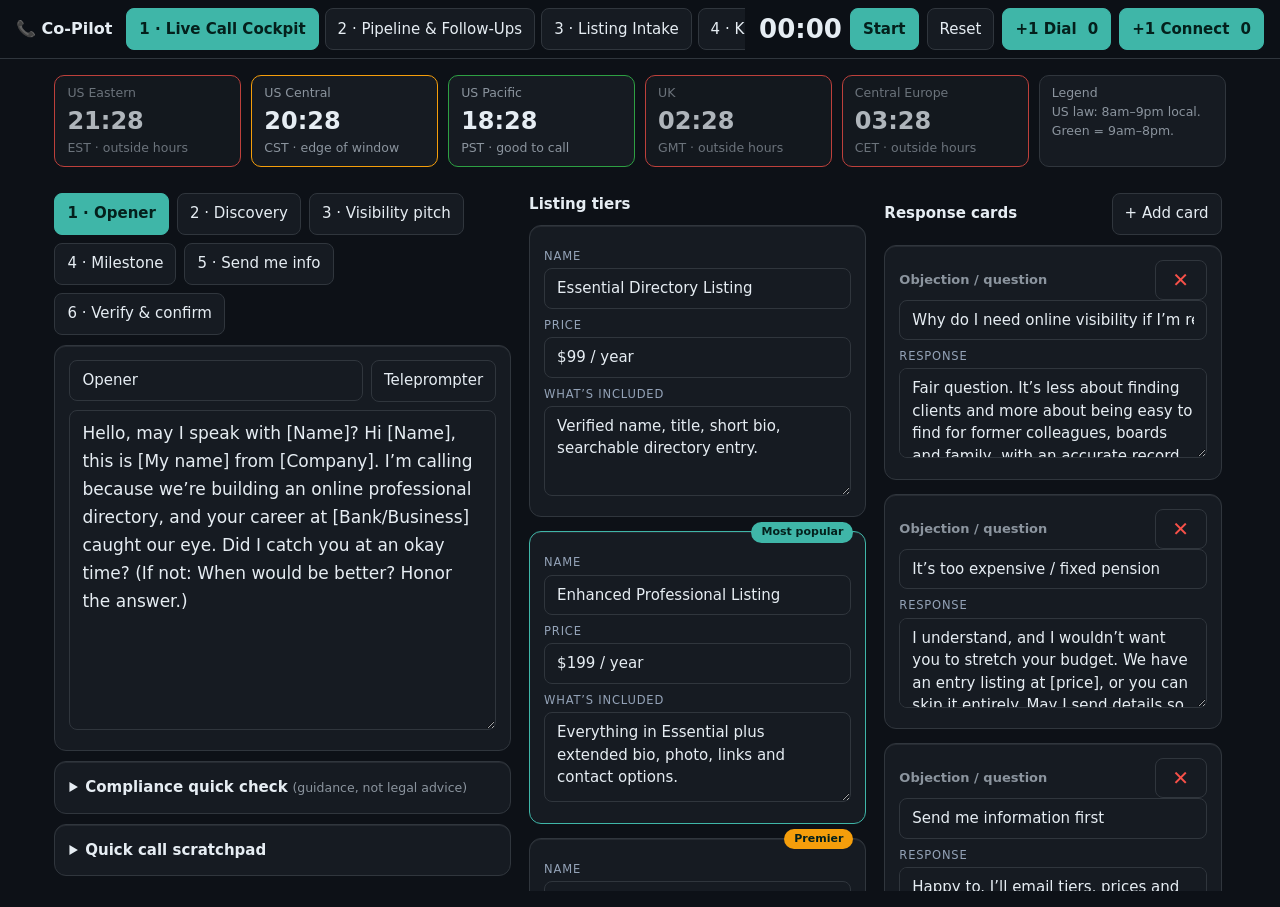
<file: index.html>
<!DOCTYPE html>
<html lang="en"><head><meta charset="utf-8">
<meta name="viewport" content="width=device-width, initial-scale=1, viewport-fit=cover">
<meta name="apple-mobile-web-app-capable" content="yes">
<meta name="apple-mobile-web-app-title" content="Co-Pilot">
<meta name="theme-color" content="#0d1117">
<title>Outbound Sales Co-Pilot</title>
<link rel="stylesheet" href="css/styles.css"><link rel="manifest" href="manifest.webmanifest">
<link rel="icon" href="favicon.svg" type="image/svg+xml">
<link rel="icon" href="favicon.ico" sizes="any">
<link rel="icon" type="image/png" sizes="32x32" href="icons/favicon-32x32.png">
<link rel="icon" type="image/png" sizes="16x16" href="icons/favicon-16x16.png">
<link rel="apple-touch-icon" href="apple-touch-icon.png">
<meta name="apple-mobile-web-app-status-bar-style" content="black-translucent">
</head><body>
<div class="hud"><h1>📞 Co-Pilot</h1><nav id="nav"><button data-t="t1" class="on">1 · Live Call Cockpit</button><button data-t="t2">2 · Pipeline &amp; Follow-Ups</button><button data-t="t3">3 · Listing Intake</button><button data-t="t4">4 · KPI Tracker</button></nav><div class="hudr" title="Space: start/pause timer · D: +1 dial · C: +1 connect · 1–6: scripts"><span class="big" id="tm">00:00</span><button class="p" id="ts">Start</button><button id="tr">Reset</button><button class="p" id="hd">+1 Dial <b id="hdn">0</b></button><button class="p" id="hc">+1 Connect <b id="hcn">0</b></button></div></div>
<main>

<section id="t1" class="tab on"><div id="clk"></div><div class="cock">
<div class="col"><div class="row" id="stabs" style="margin:0"></div><div class="c" id="sbox"></div>
<details class="c"><summary><b>Compliance quick check</b> <small>(guidance, not legal advice)</small></summary><div class="row"><button id="cu" class="p">US</button><button id="ce">EU / UK</button><button id="cx">Clear ticks</button></div><div id="chk"></div></details>
<details class="c"><summary><b>Quick call scratchpad</b></summary><label>Name</label><input id="pn" data-p="pad.name"><label>Phone</label><input id="pp" data-p="pad.phone"><label>Notes</label><textarea id="pt" data-p="pad.notes" style="min-height:90px"></textarea><div class="row"><button class="p" id="pl">Send to Pipeline</button><button id="pi">Send to Listing Intake</button><button id="pc" class="x">Clear</button></div></details></div>
<div class="col"><h2 style="margin:0">Listing tiers</h2><div id="tiers"></div><div class="note">Prices are placeholders: replace them with your real prices (the KPI tab uses them). State full price, billing term and refund terms before taking payment.</div></div>
<div class="col"><div class="row" style="justify-content:space-between;margin:0"><h2 style="margin:0">Response cards</h2><button id="addc">+ Add card</button></div><div id="cards"></div></div>
</div></section>

<section id="t2" class="tab"><div class="pipe"><div class="c"><h2>Log a lead</h2>
<label>Prospect name</label><input id="l_name"><label>Persona</label><select id="l_persona"><option>Banking Retiree</option><option>Exec / Professional Retiree</option><option>Local Business Owner</option><option>B2B Founder</option></select>
<label>Region</label><select id="l_region"><option>US</option><option>EU</option></select><label>Phone</label><input id="l_phone"><label>Email</label><input id="l_email" type="email">
<label>Pipeline stage</label><select id="l_stage"><option>Cold Lead</option><option>Interested - Sent Info</option><option>Warm Follow-Up</option><option>Ready to Close</option><option>Closed Won</option></select>
<label>Next follow-up date</label><input id="l_date" type="date"><label>Notes</label><textarea id="l_notes" style="min-height:70px"></textarea><div class="row"><button class="p" id="lsave">Add to pipeline</button></div></div>
<div><div class="row" id="lf"></div><div class="g" id="ll" style="grid-template-columns:repeat(auto-fit,minmax(300px,1fr))"></div></div></div>
<h2 style="margin-top:18px">Email templates <small>(editable; [Tiers] fills in your current tiers when copied)</small></h2><div class="g" id="tpls"></div></section>
<section id="t3" class="tab"><div class="g">
<div class="c"><label>Full name / business name</label><input id="f_name"><label>Region</label><select id="f_reg"><option>US</option><option>EU</option><option>UK</option></select>
<label>Email</label><input id="f_email" type="email"><label>Phone</label><input id="f_phone"><label>Former bank / institution / business</label><input id="f_inst"><label>Career background</label><textarea id="f_bg" style="min-height:70px"></textarea></div>
<div class="c"><label>Biography highlights (for the listing)</label><textarea id="f_bio"></textarea><label>Selected tier</label><select id="f_tier"></select>
<label>Terms read aloud &amp; accepted?</label><select id="f_terms"><option>No</option><option>Yes</option></select>
<label>Payment status</label><select id="f_pay"><option>Pending</option><option>Confirmed</option><option>Declined</option></select>
<label>Follow-up notes</label><textarea id="f_note" style="min-height:70px"></textarea>
<div class="row"><button class="p" id="fsave">Save record</button><button id="fclr">Clear form</button></div></div>
<div class="c" style="grid-column:span 2;min-width:260px"><h2>Export <small id="fcount"></small></h2><div class="row"><button id="xj">JSON</button><button id="xc">CSV</button><button id="xm">Markdown table</button><button class="p" id="xcp">Copy output</button></div>
<textarea id="xo" style="min-height:200px" readonly></textarea><h2 style="margin-top:12px">Saved records</h2><div id="recs"></div></div></div></section>

<section id="t4" class="tab"><div class="g" id="kg"></div>
<div class="c" style="margin-top:12px"><div class="g" id="rates"></div></div>
<div class="c" style="margin-top:12px"><h2>End-of-day report</h2><textarea id="eod" style="min-height:220px"></textarea>
<div class="row"><button class="p" id="eg">Generate report</button><button id="ecp">Copy</button><button id="ekr" class="x">Reset day</button></div></div></section>
</main>
<div id="toast"></div><script src="js/app.js" defer></script></body></html>
</file>
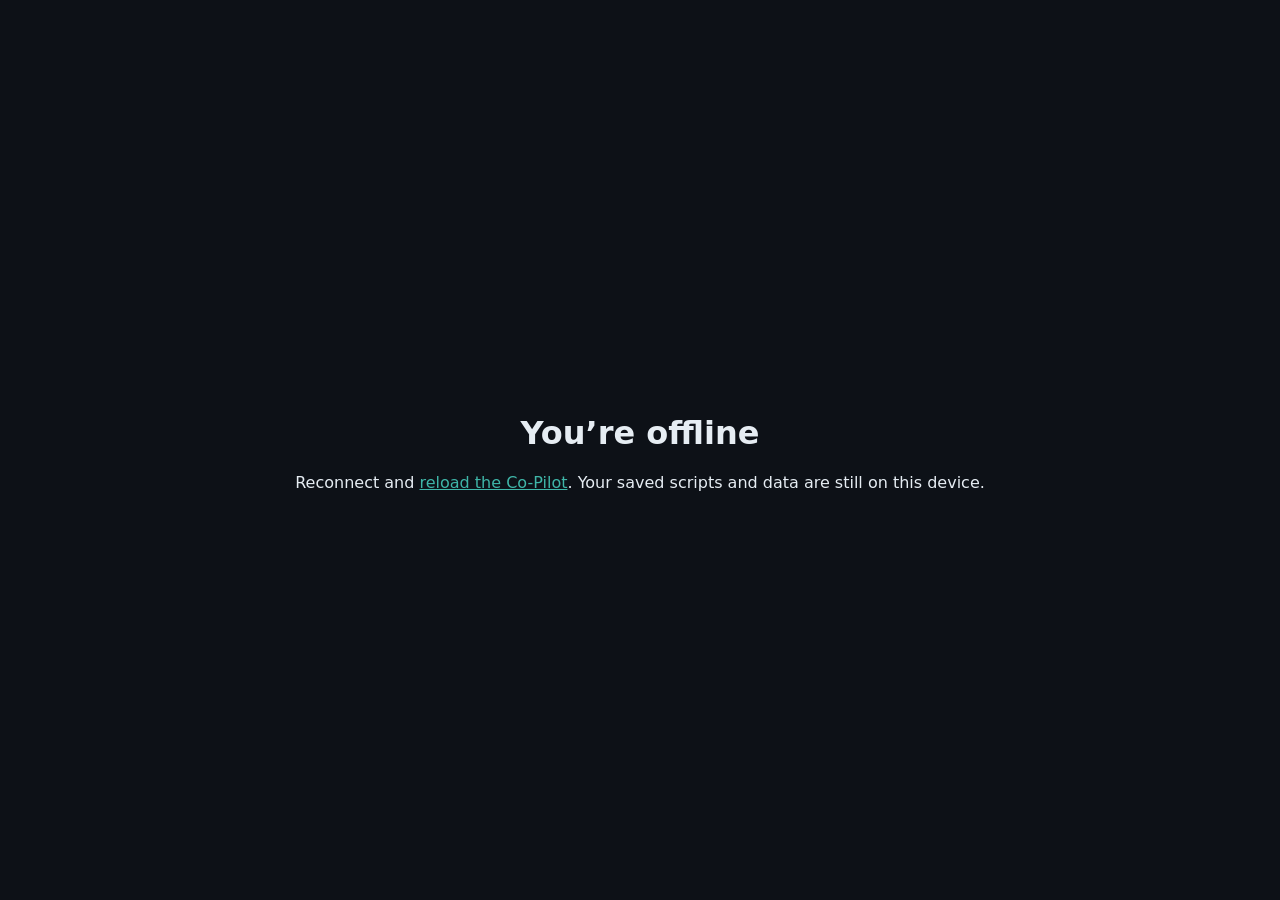
<file: offline.html>
<!DOCTYPE html><html lang="en"><head><meta charset="utf-8"><meta name="viewport" content="width=device-width,initial-scale=1"><title>Offline</title><style>body{background:#0d1117;color:#e6edf3;font:16px system-ui;display:grid;place-items:center;min-height:100vh;text-align:center;margin:0}a{color:#3fb6a8}</style></head><body><div><h1>You’re offline</h1><p>Reconnect and <a href="index.html">reload the Co-Pilot</a>. Your saved scripts and data are still on this device.</p></div></body></html>
</file>
<file: css/styles.css>
:root{--bg:#0d1117;--card:#161b22;--line:#30363d;--tx:#e6edf3;--mu:#8b949e;--ac:#3fb6a8;--wa:#d29922;--bad:#f85149;color-scheme:dark;box-sizing:border-box;padding-top:env(safe-area-inset-top,0px);padding-bottom:env(safe-area-inset-bottom,0px)}
*{box-sizing:border-box}body{margin:0;background:var(--bg);color:var(--tx);font:15px/1.5 system-ui,-apple-system,Segoe UI,Roboto,sans-serif}
header{padding:12px 16px;border-bottom:1px solid var(--line);display:flex;justify-content:space-between;align-items:center;flex-wrap:wrap;gap:8px}
h1{font-size:17px;margin:0}h2{font-size:15px;margin:0 0 8px}small,.mu{color:var(--mu)}
nav{display:flex;gap:6px;padding:10px 16px;overflow-x:auto;border-bottom:1px solid var(--line)}
nav button{white-space:nowrap}
main{padding:16px;max-width:1100px;margin:0 auto}
.tab{display:none}.tab.on{display:block}
button,select,input,textarea{font:inherit;color:var(--tx);background:var(--card);border:1px solid var(--line);border-radius:8px;padding:8px 12px}
button{cursor:pointer;min-height:42px}button:hover{border-color:var(--ac)}
button.p,nav button.on{background:var(--ac);color:#04201c;border-color:var(--ac);font-weight:600}
textarea{width:100%;resize:vertical;min-height:90px}input,select{width:100%}
.g{display:grid;gap:12px;grid-template-columns:repeat(auto-fit,minmax(230px,1fr))}
.c{background:var(--card);border:1px solid var(--line);border-radius:12px;padding:14px}
.row{display:flex;gap:8px;flex-wrap:wrap;align-items:center;margin:8px 0}
label{display:block;font-size:12px;color:var(--mu);margin:8px 0 3px}
.big{font-size:34px;font-weight:700;font-variant-numeric:tabular-nums}
.ctr{display:flex;align-items:center;justify-content:space-between;gap:8px}
.ctr button{width:52px;font-size:20px}.ctr b{font-size:26px}
.note{border-left:3px solid var(--wa);padding:6px 10px;margin:8px 0;color:var(--mu);font-size:13px}
.x{padding:4px 10px;min-height:0;color:var(--bad)}
.chk{display:flex;gap:8px;align-items:flex-start;margin:6px 0}.chk input{width:auto;margin-top:5px}

:root{--lab:#94a3b8;--amb:#f59e0b}
.hud{position:sticky;top:env(safe-area-inset-top,0px);z-index:20;display:flex;align-items:center;gap:14px;flex-wrap:wrap;padding:8px 16px;background:rgba(13,17,23,.93);backdrop-filter:blur(10px);border-bottom:1px solid var(--line)}
.hud h1{margin:0;font-size:16px}.hud nav{padding:0;border:0;flex:1;min-width:280px}
.hudr{display:flex;gap:8px;align-items:center}.hudr .big{font-size:26px;min-width:78px}.hudr b{margin-left:6px}
body::before{content:"";position:fixed;inset:0 0 auto;height:env(safe-area-inset-top,0px);background:#0d1117;z-index:30}
main{max-width:min(1600px,94vw)}
label{font-size:11.5px;letter-spacing:.07em;text-transform:uppercase;color:var(--lab)}
label.chk{text-transform:none;letter-spacing:0}
.c{box-shadow:inset 0 1px 0 rgba(255,255,255,.07);transition:transform .15s,border-color .15s,box-shadow .15s}
.c:hover{transform:translateY(-2px);border-color:#3b4452;box-shadow:inset 0 1px 0 rgba(255,255,255,.1),0 8px 20px rgba(0,0,0,.35)}
.big,.ctr b,.hudr b{font-variant-numeric:tabular-nums}
.cock{display:grid;gap:14px;grid-template-columns:1.35fr 1fr 1fr;align-items:start}
.col{max-height:calc(100vh - 120px);overflow:auto;padding:12px 4px 4px 0;display:flex;flex-direction:column;gap:10px}
#tiers,#cards{display:flex;flex-direction:column;gap:14px}
@media(max-width:1100px){.cock{grid-template-columns:1fr}.col{max-height:none}}
textarea.script{font-size:17px;line-height:1.65;min-height:320px}
.pv{font-size:17px;line-height:1.65;min-height:320px;background:var(--card);border:1px solid var(--line);border-radius:8px;padding:12px}
.ph{color:var(--amb);font-weight:600;background:rgba(245,158,11,.12);border-radius:4px;padding:0 3px}
.tier{position:relative}.tier.t1{border-color:var(--ac)}
.bd{position:absolute;top:-10px;right:12px;background:var(--ac);color:#04201c;font-size:11px;font-weight:700;padding:2px 10px;border-radius:99px}.bd.gd{background:var(--amb)}
summary{cursor:pointer}

.col{max-height:calc(100vh - 190px)}@media(max-width:1100px){.col{max-height:none}}
#clk{display:flex;gap:10px;flex-wrap:wrap;margin-bottom:14px}
.z{flex:1;min-width:130px;background:var(--card);border:1px solid var(--line);border-radius:10px;padding:8px 12px;display:flex;flex-direction:column}
.z b{font-size:24px;font-variant-numeric:tabular-nums}.z.ok{border-color:#2ea043}.z.edge{border-color:var(--amb)}.z.no{border-color:var(--bad);opacity:.75}
.pipe{display:grid;gap:14px;grid-template-columns:minmax(260px,320px) 1fr;align-items:start}@media(max-width:900px){.pipe{grid-template-columns:1fr}}
.od{background:var(--bad);color:#fff;font-size:11px;padding:1px 8px;border-radius:99px;margin-left:6px}
#toast{position:fixed;bottom:calc(20px + env(safe-area-inset-bottom,0px));left:50%;transform:translateX(-50%);background:var(--ac);color:#04201c;padding:8px 16px;border-radius:99px;opacity:0;transition:opacity .2s;z-index:40;pointer-events:none}
</file>
